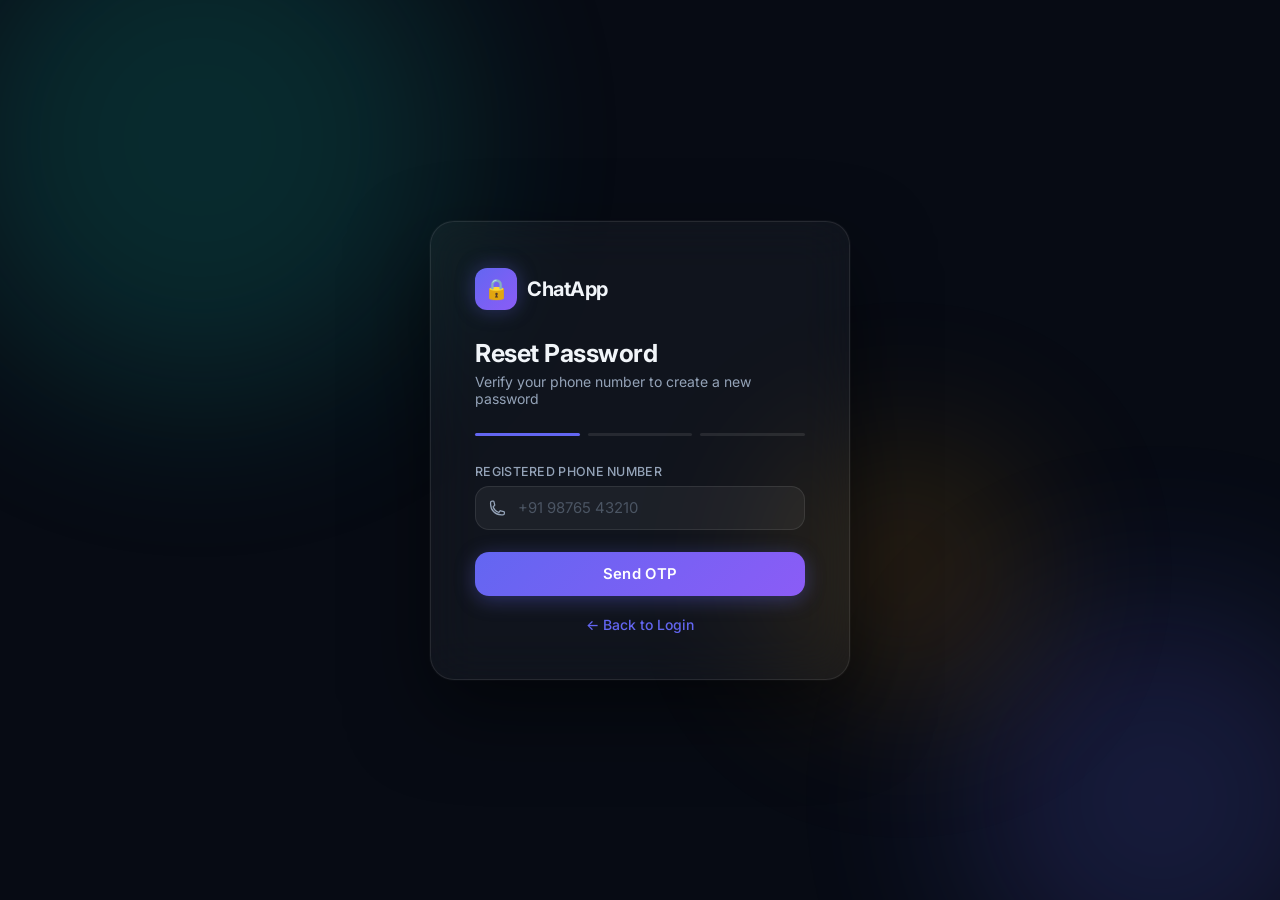
<file: chat_app/templates/chat_app/forgot_password.html>
<!DOCTYPE html>
<html lang="en">
<head>
  <meta charset="UTF-8" />
  <meta name="viewport" content="width=device-width, initial-scale=1.0" />
  <title>Forgot Password — Chat App</title>
  <meta name="description" content="Reset your Chat App password using your registered phone number." />
  <link rel="preconnect" href="https://fonts.googleapis.com" />
  <link rel="preconnect" href="https://fonts.gstatic.com" crossorigin />
  <link href="https://fonts.googleapis.com/css2?family=Inter:wght@300;400;500;600;700&display=swap" rel="stylesheet" />
  <style>
    *, *::before, *::after { box-sizing: border-box; margin: 0; padding: 0; }
    :root {
      --bg: #070b14; --surface: rgba(255,255,255,0.04); --border: rgba(255,255,255,0.09);
      --accent: #6366f1; --accent-2: #8b5cf6; --accent-glow: rgba(99,102,241,0.35);
      --text: #f1f5f9; --muted: #94a3b8; --error: #f87171; --success: #34d399; --radius: 14px;
    }
    body { font-family: 'Inter', sans-serif; background: var(--bg); color: var(--text); min-height: 100vh; display: flex; align-items: center; justify-content: center; overflow: hidden; }
    .bg-blob { position: fixed; border-radius: 50%; filter: blur(90px); opacity: 0.18; animation: drift 12s ease-in-out infinite alternate; pointer-events: none; z-index: 0; }
    .bg-blob.b1 { width: 520px; height: 520px; background: #14b8a6; top: -120px; left: -60px; }
    .bg-blob.b2 { width: 400px; height: 400px; background: #6366f1; bottom: -100px; right: -80px; animation-delay: -6s; }
    .bg-blob.b3 { width: 240px; height: 240px; background: #f59e0b; top: 50%; right: 20%; animation-delay: -10s; }
    @keyframes drift { from { transform: translate(0,0) scale(1); } to { transform: translate(28px,18px) scale(1.06); } }

    .card {
      position: relative; z-index: 1;
      background: var(--surface); backdrop-filter: blur(24px); -webkit-backdrop-filter: blur(24px);
      border: 1px solid var(--border); border-radius: 24px;
      padding: 46px 44px; width: 100%; max-width: 420px;
      box-shadow: 0 32px 80px rgba(0,0,0,0.5), 0 0 0 1px rgba(255,255,255,0.03);
      animation: slideUp .5s cubic-bezier(.22,1,.36,1) both;
    }
    @keyframes slideUp { from { opacity: 0; transform: translateY(32px); } to { opacity: 1; transform: none; } }

    .logo { display: flex; align-items: center; gap: 10px; margin-bottom: 28px; }
    .logo-icon { width: 42px; height: 42px; background: linear-gradient(135deg, var(--accent), var(--accent-2)); border-radius: 12px; display: flex; align-items: center; justify-content: center; font-size: 20px; box-shadow: 0 0 20px var(--accent-glow); }
    .logo-text { font-size: 1.25rem; font-weight: 700; letter-spacing: -.5px; }
    h1 { font-size: 1.55rem; font-weight: 700; letter-spacing: -.5px; margin-bottom: 5px; }
    .subtitle { color: var(--muted); font-size: .875rem; margin-bottom: 26px; }

    /* Steps */
    .steps { display: flex; gap: 8px; margin-bottom: 28px; }
    .step { flex: 1; height: 3px; border-radius: 99px; background: var(--border); transition: background .4s; }
    .step.active { background: var(--accent); }
    .step.done   { background: var(--success); }

    .panel { display: none; }
    .panel.active { display: block; animation: fadeIn .3s ease; }
    @keyframes fadeIn { from { opacity: 0; transform: translateY(8px); } to { opacity: 1; transform: none; } }

    .field { margin-bottom: 16px; }
    label { display: block; font-size: .78rem; font-weight: 500; color: var(--muted); margin-bottom: 7px; letter-spacing: .3px; text-transform: uppercase; }
    .input-wrap { position: relative; }
    .input-wrap svg { position: absolute; left: 14px; top: 50%; transform: translateY(-50%); color: var(--muted); width: 17px; height: 17px; pointer-events: none; }
    input[type="text"], input[type="password"], input[type="tel"] {
      width: 100%; padding: 12px 14px 12px 42px;
      background: rgba(255,255,255,0.05); border: 1px solid var(--border);
      border-radius: var(--radius); color: var(--text); font-family: inherit; font-size: .93rem; outline: none;
      transition: border-color .2s, box-shadow .2s, background .2s;
    }
    input::placeholder { color: #4b5563; }
    input:focus { border-color: var(--accent); box-shadow: 0 0 0 3px var(--accent-glow); background: rgba(99,102,241,0.06); }
    .toggle-pw { position: absolute; right: 12px; top: 50%; transform: translateY(-50%); background: none; border: none; color: var(--muted); cursor: pointer; padding: 4px; display: flex; align-items: center; transition: color .2s; }
    .toggle-pw:hover { color: var(--text); }

    .btn-primary {
      width: 100%; padding: 13px; border: none; border-radius: var(--radius);
      background: linear-gradient(135deg, var(--accent), var(--accent-2));
      color: #fff; font-family: inherit; font-size: .93rem; font-weight: 600; cursor: pointer;
      letter-spacing: .3px; margin-top: 6px;
      transition: opacity .2s, transform .15s, box-shadow .2s;
      box-shadow: 0 4px 20px var(--accent-glow); position: relative; overflow: hidden;
    }
    .btn-primary:hover:not(:disabled) { opacity: .92; }
    .btn-primary:active:not(:disabled) { transform: scale(.98); }
    .btn-primary:disabled { opacity: .5; cursor: not-allowed; }

    .btn-secondary {
      width: 100%; padding: 12px; border: 1px solid var(--border); border-radius: var(--radius);
      background: transparent; color: var(--muted); font-family: inherit; font-size: .875rem;
      font-weight: 500; cursor: pointer; margin-top: 8px;
      transition: border-color .2s, color .2s, background .2s;
    }
    .btn-secondary:hover { border-color: var(--accent); color: var(--accent); background: rgba(99,102,241,0.05); }

    .spinner { display: none; width: 18px; height: 18px; border: 2px solid rgba(255,255,255,0.3); border-top-color: #fff; border-radius: 50%; animation: spin .7s linear infinite; margin: 0 auto; }
    @keyframes spin { to { transform: rotate(360deg); } }

    .alert { padding: 11px 14px; border-radius: 10px; font-size: .875rem; margin-bottom: 16px; display: none; animation: fadeIn .25s ease; }
    .alert.error   { background: rgba(248,113,113,.1); border: 1px solid rgba(248,113,113,.25); color: var(--error); }
    .alert.success { background: rgba(52,211,153,.1);  border: 1px solid rgba(52,211,153,.25);  color: var(--success); }

    .otp-hint { font-size: .8rem; color: var(--muted); margin-bottom: 12px; }
    .otp-hint span { color: var(--accent); font-weight: 600; }

    .resend-wrap { text-align: center; margin-top: 10px; font-size: .82rem; color: var(--muted); }
    .resend-wrap button { background: none; border: none; color: var(--accent); cursor: pointer; font-family: inherit; font-size: inherit; font-weight: 500; }
    .resend-wrap button:disabled { color: var(--muted); cursor: default; }

    .pw-strength { margin-top: 6px; display: flex; gap: 4px; }
    .pw-bar { flex: 1; height: 3px; border-radius: 99px; background: var(--border); transition: background .3s; }
    .pw-label { font-size: .75rem; color: var(--muted); margin-top: 4px; }

    .links { margin-top: 20px; text-align: center; font-size: .875rem; color: var(--muted); }
    .links a { color: var(--accent); text-decoration: none; font-weight: 500; }
    .links a:hover { color: var(--accent-2); }

    /* Success state */
    .success-state { text-align: center; padding: 20px 0; }
    .success-icon { font-size: 3rem; margin-bottom: 16px; display: block; }
    .success-state h2 { font-size: 1.3rem; font-weight: 700; margin-bottom: 8px; }
    .success-state p { color: var(--muted); font-size: .9rem; margin-bottom: 24px; }
  </style>
</head>
<body>
  <div class="bg-blob b1"></div>
  <div class="bg-blob b2"></div>
  <div class="bg-blob b3"></div>

  <div class="card">
    <div class="logo">
      <div class="logo-icon">🔒</div>
      <span class="logo-text">ChatApp</span>
    </div>

    <h1>Reset Password</h1>
    <p class="subtitle">Verify your phone number to create a new password</p>

    <!-- Steps -->
    <div class="steps" id="steps-bar">
      <div class="step active" id="step-1-bar"></div>
      <div class="step" id="step-2-bar"></div>
      <div class="step" id="step-3-bar"></div>
    </div>

    <div id="alert-box" class="alert" role="alert"></div>

    <!-- ── Step 1: Enter Phone ── -->
    <div class="panel active" id="panel-1">
      <div class="field">
        <label for="phone">Registered Phone Number</label>
        <div class="input-wrap">
          <svg xmlns="http://www.w3.org/2000/svg" fill="none" viewBox="0 0 24 24" stroke="currentColor" stroke-width="1.8"><path stroke-linecap="round" stroke-linejoin="round" d="M2.25 6.75c0 8.284 6.716 15 15 15h2.25a2.25 2.25 0 002.25-2.25v-1.372c0-.516-.351-.966-.852-1.091l-4.423-1.106c-.44-.11-.902.055-1.173.417l-.97 1.293c-.282.376-.769.542-1.21.38a12.035 12.035 0 01-7.143-7.143c-.162-.441.004-.928.38-1.21l1.293-.97c.363-.271.527-.734.417-1.173L6.963 3.102a1.125 1.125 0 00-1.091-.852H4.5A2.25 2.25 0 002.25 4.5v2.25z" /></svg>
          <input type="tel" id="phone" placeholder="+91 98765 43210" autocomplete="tel" required />
        </div>
      </div>
      <button class="btn-primary" id="send-btn">
        <span id="send-btn-text">Send OTP</span>
        <div class="spinner" id="send-spinner"></div>
      </button>
    </div>

    <!-- ── Step 2: Verify OTP ── -->
    <div class="panel" id="panel-2">
      <p class="otp-hint">We sent a 6-digit code to <span id="phone-display"></span></p>
      <div class="field">
        <label for="otp">OTP Code</label>
        <div class="input-wrap">
          <svg xmlns="http://www.w3.org/2000/svg" fill="none" viewBox="0 0 24 24" stroke="currentColor" stroke-width="1.8"><path stroke-linecap="round" stroke-linejoin="round" d="M7.864 4.243A7.5 7.5 0 0119.5 10.5c0 2.92-.556 5.709-1.568 8.268M5.742 6.364A7.465 7.465 0 004.5 10.5a7.464 7.464 0 01-1.15 3.993m1.989 3.559A11.209 11.209 0 008.25 10.5a3.75 3.75 0 117.5 0c0 .527-.021 1.049-.064 1.565M12 10.5a14.94 14.94 0 01-3.6 9.75m6.633-4.596a18.666 18.666 0 01-2.485 5.33" /></svg>
          <input type="text" id="otp" placeholder="123456" maxlength="6" autocomplete="one-time-code" />
        </div>
      </div>

      <button class="btn-primary" id="verify-btn">
        <span id="verify-btn-text">Verify OTP</span>
        <div class="spinner" id="verify-spinner"></div>
      </button>

      <div class="resend-wrap">
        <button id="resend-btn" disabled>Resend OTP (<span id="resend-timer">60</span>s)</button>
      </div>

      <button class="btn-secondary" id="back-1-btn">← Change Number</button>
    </div>

    <!-- ── Step 3: New Password ── -->
    <div class="panel" id="panel-3">
      <div class="field">
        <label for="new-password">New Password</label>
        <div class="input-wrap">
          <svg xmlns="http://www.w3.org/2000/svg" fill="none" viewBox="0 0 24 24" stroke="currentColor" stroke-width="1.8"><path stroke-linecap="round" stroke-linejoin="round" d="M16.5 10.5V6.75a4.5 4.5 0 10-9 0v3.75m-.75 11.25h10.5a2.25 2.25 0 002.25-2.25v-6.75a2.25 2.25 0 00-2.25-2.25H6.75a2.25 2.25 0 00-2.25 2.25v6.75a2.25 2.25 0 002.25 2.25z" /></svg>
          <input type="password" id="new-password" placeholder="Min. 8 characters" autocomplete="new-password" />
          <button type="button" class="toggle-pw" data-target="new-password" aria-label="Toggle password">
            <svg xmlns="http://www.w3.org/2000/svg" fill="none" viewBox="0 0 24 24" stroke="currentColor" stroke-width="1.8" width="18" height="18"><path stroke-linecap="round" stroke-linejoin="round" d="M2.036 12.322a1.012 1.012 0 010-.639C3.423 7.51 7.36 4.5 12 4.5c4.638 0 8.573 3.007 9.963 7.178.07.207.07.431 0 .639C20.577 16.49 16.64 19.5 12 19.5c-4.638 0-8.573-3.007-9.963-7.178z" /><path stroke-linecap="round" stroke-linejoin="round" d="M15 12a3 3 0 11-6 0 3 3 0 016 0z" /></svg>
          </button>
        </div>
        <div class="pw-strength">
          <div class="pw-bar" id="bar1"></div>
          <div class="pw-bar" id="bar2"></div>
          <div class="pw-bar" id="bar3"></div>
          <div class="pw-bar" id="bar4"></div>
        </div>
        <div class="pw-label" id="pw-label"></div>
      </div>

      <div class="field">
        <label for="confirm-password">Confirm Password</label>
        <div class="input-wrap">
          <svg xmlns="http://www.w3.org/2000/svg" fill="none" viewBox="0 0 24 24" stroke="currentColor" stroke-width="1.8"><path stroke-linecap="round" stroke-linejoin="round" d="M9 12.75L11.25 15 15 9.75m-3-7.036A11.959 11.959 0 013.598 6 11.99 11.99 0 003 9.749c0 5.592 3.824 10.29 9 11.623 5.176-1.332 9-6.03 9-11.622 0-1.31-.21-2.571-.598-3.751h-.152c-3.196 0-6.1-1.248-8.25-3.285z" /></svg>
          <input type="password" id="confirm-password" placeholder="Re-enter password" autocomplete="new-password" />
          <button type="button" class="toggle-pw" data-target="confirm-password" aria-label="Toggle password">
            <svg xmlns="http://www.w3.org/2000/svg" fill="none" viewBox="0 0 24 24" stroke="currentColor" stroke-width="1.8" width="18" height="18"><path stroke-linecap="round" stroke-linejoin="round" d="M2.036 12.322a1.012 1.012 0 010-.639C3.423 7.51 7.36 4.5 12 4.5c4.638 0 8.573 3.007 9.963 7.178.07.207.07.431 0 .639C20.577 16.49 16.64 19.5 12 19.5c-4.638 0-8.573-3.007-9.963-7.178z" /><path stroke-linecap="round" stroke-linejoin="round" d="M15 12a3 3 0 11-6 0 3 3 0 016 0z" /></svg>
          </button>
        </div>
      </div>

      <button class="btn-primary" id="reset-btn">
        <span id="reset-btn-text">Reset Password</span>
        <div class="spinner" id="reset-spinner"></div>
      </button>
    </div>

    <!-- ── Step 4: Success ── -->
    <div class="panel" id="panel-success">
      <div class="success-state">
        <span class="success-icon">✅</span>
        <h2>Password Reset!</h2>
        <p>Your password has been updated successfully.<br/>You can now sign in with your new password.</p>
        <a href="/" class="btn-primary" style="display:inline-block; text-decoration:none; padding:13px 40px;">Go to Login</a>
      </div>
    </div>

    <div class="links" id="bottom-links">
      <a href="/">← Back to Login</a>
    </div>
  </div>

  <script>
    const alertBox = document.getElementById('alert-box');
    let phoneValue = '', otpValue = '';

    function showAlert(msg, type = 'error') {
      alertBox.textContent = msg;
      alertBox.className   = `alert ${type}`;
      alertBox.style.display = 'block';
    }
    function hideAlert() { alertBox.style.display = 'none'; }

    function setLoading(btnId, textId, spinnerId, loading) {
      document.getElementById(btnId).disabled = loading;
      document.getElementById(textId).style.display  = loading ? 'none' : 'inline';
      document.getElementById(spinnerId).style.display = loading ? 'block' : 'none';
    }

    function activateStep(step) {
      for (let i = 1; i <= 3; i++) {
        const bar = document.getElementById(`step-${i}-bar`);
        bar.classList.remove('active', 'done');
        if (i < step)  bar.classList.add('done');
        if (i === step) bar.classList.add('active');
      }
      for (let p of ['panel-1','panel-2','panel-3','panel-success']) {
        document.getElementById(p).classList.remove('active');
      }
      if (step <= 3) {
        document.getElementById(`panel-${step}`).classList.add('active');
      } else {
        document.getElementById('panel-success').classList.add('active');
        document.getElementById('steps-bar').style.display = 'none';
        document.getElementById('bottom-links').style.display = 'none';
      }
    }

    // Password strength
    document.getElementById('new-password').addEventListener('input', function() {
      const v = this.value;
      let score = 0;
      if (v.length >= 8) score++;
      if (/[A-Z]/.test(v)) score++;
      if (/[0-9]/.test(v)) score++;
      if (/[^A-Za-z0-9]/.test(v)) score++;
      const colors = ['', '#f87171', '#f59e0b', '#34d399', '#6366f1'];
      const labels = ['', 'Weak', 'Fair', 'Good', 'Strong'];
      for (let i = 1; i <= 4; i++) {
        document.getElementById(`bar${i}`).style.background = i <= score ? colors[score] : 'var(--border)';
      }
      document.getElementById('pw-label').textContent = v ? labels[score] : '';
      document.getElementById('pw-label').style.color = colors[score] || 'var(--muted)';
    });

    // Toggle password buttons
    document.querySelectorAll('.toggle-pw').forEach(btn => {
      btn.addEventListener('click', () => {
        const inp = document.getElementById(btn.dataset.target);
        inp.type = inp.type === 'password' ? 'text' : 'password';
      });
    });

    // Step 1 — Send OTP
    document.getElementById('send-btn').addEventListener('click', async () => {
      hideAlert();
      phoneValue = document.getElementById('phone').value.trim();
      if (!phoneValue) { showAlert('Please enter your phone number.'); return; }

      setLoading('send-btn', 'send-btn-text', 'send-spinner', true);
      try {
        const res  = await fetch('/api/auth/forgot-password/', {
          method: 'POST', headers: {'Content-Type':'application/json'},
          body: JSON.stringify({ phone_number: phoneValue })
        });
        const data = await res.json();
        if (res.ok) {
          document.getElementById('phone-display').textContent = phoneValue;
          activateStep(2);
          startResendTimer();
        } else {
          showAlert(data.error || 'Failed to send OTP.');
        }
      } catch { showAlert('Network error.'); }
      finally { setLoading('send-btn', 'send-btn-text', 'send-spinner', false); }
    });

    // Resend timer
    let timerInterval;
    function startResendTimer() {
      let secs = 60;
      const resendBtn = document.getElementById('resend-btn');
      const timerSpan = document.getElementById('resend-timer');
      resendBtn.disabled = true;
      timerSpan.textContent = secs;
      clearInterval(timerInterval);
      timerInterval = setInterval(() => {
        secs--;
        timerSpan.textContent = secs;
        if (secs <= 0) {
          clearInterval(timerInterval);
          resendBtn.disabled = false;
          resendBtn.textContent = 'Resend OTP';
        }
      }, 1000);
    }

    document.getElementById('resend-btn').addEventListener('click', async () => {
      try {
        const res  = await fetch('/api/auth/send-otp/', {
          method: 'POST', headers: {'Content-Type':'application/json'},
          body: JSON.stringify({ phone_number: phoneValue, purpose: 'reset' })
        });
        const data = await res.json();
        if (res.ok) { showAlert('OTP resent!', 'success'); startResendTimer(); }
        else        { showAlert(data.error || 'Failed to resend OTP.'); }
      } catch { showAlert('Network error.'); }
    });

    document.getElementById('back-1-btn').addEventListener('click', () => {
      hideAlert();
      clearInterval(timerInterval);
      activateStep(1);
    });

    // Step 2 — Verify OTP
    document.getElementById('verify-btn').addEventListener('click', async () => {
      hideAlert();
      otpValue = document.getElementById('otp').value.trim();
      if (!otpValue) { showAlert('Please enter the OTP.'); return; }

      setLoading('verify-btn', 'verify-btn-text', 'verify-spinner', true);
      try {
        const res  = await fetch('/api/auth/verify-otp/', {
          method: 'POST', headers: {'Content-Type':'application/json'},
          body: JSON.stringify({ phone_number: phoneValue, otp: otpValue, purpose: 'reset' })
        });
        const data = await res.json();
        if (res.ok) {
          clearInterval(timerInterval);
          activateStep(3);
        } else {
          showAlert(data.error || 'OTP verification failed.');
        }
      } catch { showAlert('Network error.'); }
      finally { setLoading('verify-btn', 'verify-btn-text', 'verify-spinner', false); }
    });

    // Step 3 — Reset Password
    document.getElementById('reset-btn').addEventListener('click', async () => {
      hideAlert();
      const newPw  = document.getElementById('new-password').value;
      const confPw = document.getElementById('confirm-password').value;
      if (!newPw || !confPw) { showAlert('Please fill in both password fields.'); return; }
      if (newPw !== confPw)  { showAlert('Passwords do not match.'); return; }
      if (newPw.length < 8)  { showAlert('Password must be at least 8 characters.'); return; }

      setLoading('reset-btn', 'reset-btn-text', 'reset-spinner', true);
      try {
        const res  = await fetch('/api/auth/reset-password/', {
          method: 'POST', headers: {'Content-Type':'application/json'},
          body: JSON.stringify({
            phone_number:     phoneValue,
            otp:              otpValue,
            new_password:     newPw,
            confirm_password: confPw,
          })
        });
        const data = await res.json();
        if (res.ok) {
          activateStep(4);  // Show success panel
        } else {
          showAlert(data.error || 'Password reset failed.');
        }
      } catch { showAlert('Network error.'); }
      finally { setLoading('reset-btn', 'reset-btn-text', 'reset-spinner', false); }
    });
  </script>
</body>
</html>
</file>
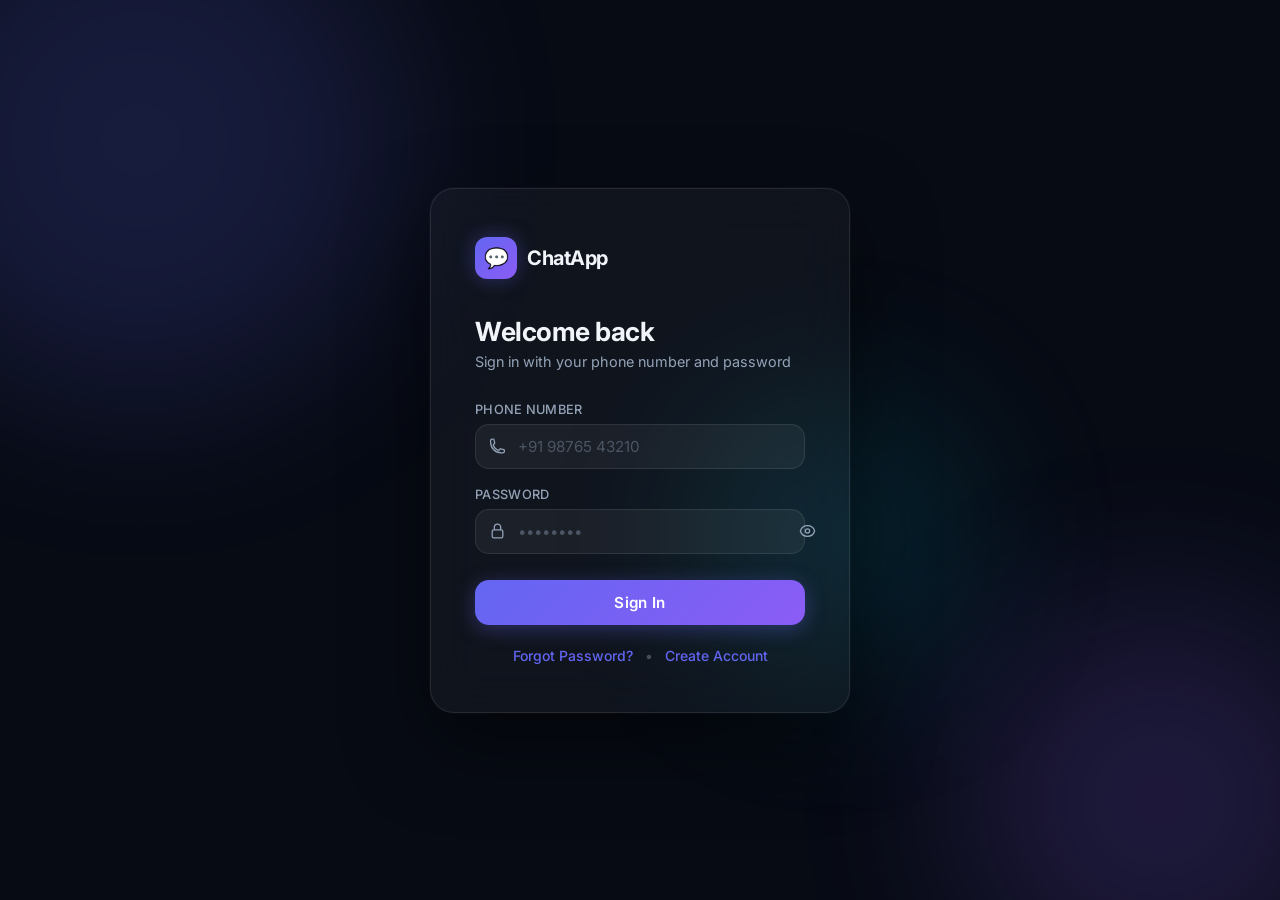
<file: chat_app/templates/chat_app/login.html>
<!DOCTYPE html>
<html lang="en">
<head>
  <meta charset="UTF-8" />
  <meta name="viewport" content="width=device-width, initial-scale=1.0" />
  <title>Login — Chat App</title>
  <meta name="description" content="Sign in to Chat App with your phone number and password." />
  <link rel="preconnect" href="https://fonts.googleapis.com" />
  <link rel="preconnect" href="https://fonts.gstatic.com" crossorigin />
  <link href="https://fonts.googleapis.com/css2?family=Inter:wght@300;400;500;600;700&display=swap" rel="stylesheet" />
  <style>
    *, *::before, *::after { box-sizing: border-box; margin: 0; padding: 0; }

    :root {
      --bg:         #070b14;
      --surface:    rgba(255,255,255,0.04);
      --border:     rgba(255,255,255,0.09);
      --accent:     #6366f1;
      --accent-2:   #8b5cf6;
      --accent-glow:rgba(99,102,241,0.35);
      --text:       #f1f5f9;
      --muted:      #94a3b8;
      --error:      #f87171;
      --success:    #34d399;
      --radius:     14px;
    }

    body {
      font-family: 'Inter', sans-serif;
      background: var(--bg);
      color: var(--text);
      min-height: 100vh;
      display: flex;
      align-items: center;
      justify-content: center;
      overflow: hidden;
    }

    /* Animated background blobs */
    .bg-blob {
      position: fixed;
      border-radius: 50%;
      filter: blur(90px);
      opacity: 0.18;
      animation: drift 12s ease-in-out infinite alternate;
      pointer-events: none;
      z-index: 0;
    }
    .bg-blob.b1 { width: 520px; height: 520px; background: #6366f1; top: -120px; left: -120px; animation-delay: 0s; }
    .bg-blob.b2 { width: 400px; height: 400px; background: #8b5cf6; bottom: -100px; right: -80px; animation-delay: -5s; }
    .bg-blob.b3 { width: 260px; height: 260px; background: #06b6d4; top: 45%; left: 55%; animation-delay: -9s; }

    @keyframes drift {
      from { transform: translate(0,0) scale(1); }
      to   { transform: translate(30px, 20px) scale(1.06); }
    }

    /* Card */
    .card {
      position: relative;
      z-index: 1;
      background: var(--surface);
      backdrop-filter: blur(24px);
      -webkit-backdrop-filter: blur(24px);
      border: 1px solid var(--border);
      border-radius: 24px;
      padding: 48px 44px;
      width: 100%;
      max-width: 420px;
      box-shadow: 0 32px 80px rgba(0,0,0,0.5), 0 0 0 1px rgba(255,255,255,0.03);
      animation: slideUp .5s cubic-bezier(.22,1,.36,1) both;
    }

    @keyframes slideUp {
      from { opacity: 0; transform: translateY(32px); }
      to   { opacity: 1; transform: translateY(0); }
    }

    /* Logo */
    .logo {
      display: flex;
      align-items: center;
      gap: 10px;
      margin-bottom: 36px;
    }
    .logo-icon {
      width: 42px; height: 42px;
      background: linear-gradient(135deg, var(--accent), var(--accent-2));
      border-radius: 12px;
      display: flex; align-items: center; justify-content: center;
      font-size: 20px;
      box-shadow: 0 0 20px var(--accent-glow);
    }
    .logo-text { font-size: 1.25rem; font-weight: 700; letter-spacing: -.5px; }

    /* Heading */
    h1 { font-size: 1.65rem; font-weight: 700; letter-spacing: -.5px; margin-bottom: 6px; }
    .subtitle { color: var(--muted); font-size: .9rem; margin-bottom: 32px; }

    /* Form */
    .field { margin-bottom: 18px; }
    label {
      display: block;
      font-size: .8rem;
      font-weight: 500;
      color: var(--muted);
      margin-bottom: 7px;
      letter-spacing: .3px;
      text-transform: uppercase;
    }

    .input-wrap { position: relative; }
    .input-wrap svg {
      position: absolute;
      left: 14px; top: 50%;
      transform: translateY(-50%);
      color: var(--muted);
      width: 17px; height: 17px;
      pointer-events: none;
    }

    input[type="text"], input[type="password"], input[type="tel"] {
      width: 100%;
      padding: 12px 14px 12px 42px;
      background: rgba(255,255,255,0.05);
      border: 1px solid var(--border);
      border-radius: var(--radius);
      color: var(--text);
      font-family: inherit;
      font-size: .95rem;
      outline: none;
      transition: border-color .2s, box-shadow .2s, background .2s;
    }
    input::placeholder { color: #4b5563; }
    input:focus {
      border-color: var(--accent);
      box-shadow: 0 0 0 3px var(--accent-glow);
      background: rgba(99,102,241,0.06);
    }

    /* Toggle password visibility */
    .toggle-pw {
      position: absolute;
      right: 12px; top: 50%;
      transform: translateY(-50%);
      background: none; border: none;
      color: var(--muted); cursor: pointer;
      padding: 4px;
      display: flex; align-items: center;
      transition: color .2s;
    }
    .toggle-pw:hover { color: var(--text); }

    /* Primary button */
    .btn-primary {
      width: 100%;
      padding: 13px;
      border: none;
      border-radius: var(--radius);
      background: linear-gradient(135deg, var(--accent), var(--accent-2));
      color: #fff;
      font-family: inherit;
      font-size: .95rem;
      font-weight: 600;
      cursor: pointer;
      letter-spacing: .3px;
      margin-top: 8px;
      transition: opacity .2s, transform .15s, box-shadow .2s;
      box-shadow: 0 4px 20px var(--accent-glow);
      position: relative;
      overflow: hidden;
    }
    .btn-primary::after {
      content: '';
      position: absolute;
      inset: 0;
      background: rgba(255,255,255,0);
      transition: background .2s;
    }
    .btn-primary:hover:not(:disabled)::after { background: rgba(255,255,255,0.08); }
    .btn-primary:active:not(:disabled) { transform: scale(.98); }
    .btn-primary:disabled { opacity: .55; cursor: not-allowed; }

    /* Loading spinner inside button */
    .spinner {
      display: none;
      width: 18px; height: 18px;
      border: 2px solid rgba(255,255,255,0.3);
      border-top-color: #fff;
      border-radius: 50%;
      animation: spin .7s linear infinite;
      margin: 0 auto;
    }
    @keyframes spin { to { transform: rotate(360deg); } }

    /* Alert */
    .alert {
      padding: 11px 14px;
      border-radius: 10px;
      font-size: .875rem;
      margin-bottom: 18px;
      display: none;
      animation: fadeIn .25s ease;
    }
    @keyframes fadeIn { from { opacity: 0; transform: translateY(-6px); } to { opacity: 1; transform: none; } }
    .alert.error   { background: rgba(248,113,113,.1); border: 1px solid rgba(248,113,113,.25); color: var(--error); }
    .alert.success { background: rgba(52,211,153,.1);  border: 1px solid rgba(52,211,153,.25);  color: var(--success); }

    /* Links */
    .links {
      margin-top: 22px;
      text-align: center;
      font-size: .875rem;
      color: var(--muted);
    }
    .links a {
      color: var(--accent);
      text-decoration: none;
      font-weight: 500;
      transition: color .2s;
    }
    .links a:hover { color: var(--accent-2); }
    .divider { margin: 0 8px; opacity: .4; }
  </style>
</head>
<body>

  <!-- Background blobs -->
  <div class="bg-blob b1"></div>
  <div class="bg-blob b2"></div>
  <div class="bg-blob b3"></div>

  <div class="card">
    <div class="logo">
      <div class="logo-icon">💬</div>
      <span class="logo-text">ChatApp</span>
    </div>

    <h1>Welcome back</h1>
    <p class="subtitle">Sign in with your phone number and password</p>

    <div id="alert-box" class="alert" role="alert"></div>

    <form id="login-form" novalidate>
      <div class="field">
        <label for="phone">Phone Number</label>
        <div class="input-wrap">
          <svg xmlns="http://www.w3.org/2000/svg" fill="none" viewBox="0 0 24 24" stroke="currentColor" stroke-width="1.8">
            <path stroke-linecap="round" stroke-linejoin="round" d="M2.25 6.75c0 8.284 6.716 15 15 15h2.25a2.25 2.25 0 002.25-2.25v-1.372c0-.516-.351-.966-.852-1.091l-4.423-1.106c-.44-.11-.902.055-1.173.417l-.97 1.293c-.282.376-.769.542-1.21.38a12.035 12.035 0 01-7.143-7.143c-.162-.441.004-.928.38-1.21l1.293-.97c.363-.271.527-.734.417-1.173L6.963 3.102a1.125 1.125 0 00-1.091-.852H4.5A2.25 2.25 0 002.25 4.5v2.25z" />
          </svg>
          <input
            type="tel"
            id="phone"
            name="phone_number"
            placeholder="+91 98765 43210"
            autocomplete="tel"
            required
          />
        </div>
      </div>

      <div class="field">
        <label for="password">Password</label>
        <div class="input-wrap">
          <svg xmlns="http://www.w3.org/2000/svg" fill="none" viewBox="0 0 24 24" stroke="currentColor" stroke-width="1.8">
            <path stroke-linecap="round" stroke-linejoin="round" d="M16.5 10.5V6.75a4.5 4.5 0 10-9 0v3.75m-.75 11.25h10.5a2.25 2.25 0 002.25-2.25v-6.75a2.25 2.25 0 00-2.25-2.25H6.75a2.25 2.25 0 00-2.25 2.25v6.75a2.25 2.25 0 002.25 2.25z" />
          </svg>
          <input
            type="password"
            id="password"
            name="password"
            placeholder="••••••••"
            autocomplete="current-password"
            required
          />
          <button type="button" class="toggle-pw" id="toggle-pw" aria-label="Toggle password visibility">
            <svg id="eye-icon" xmlns="http://www.w3.org/2000/svg" fill="none" viewBox="0 0 24 24" stroke="currentColor" stroke-width="1.8" width="18" height="18">
              <path stroke-linecap="round" stroke-linejoin="round" d="M2.036 12.322a1.012 1.012 0 010-.639C3.423 7.51 7.36 4.5 12 4.5c4.638 0 8.573 3.007 9.963 7.178.07.207.07.431 0 .639C20.577 16.49 16.64 19.5 12 19.5c-4.638 0-8.573-3.007-9.963-7.178z" />
              <path stroke-linecap="round" stroke-linejoin="round" d="M15 12a3 3 0 11-6 0 3 3 0 016 0z" />
            </svg>
          </button>
        </div>
      </div>

      <button type="submit" class="btn-primary" id="login-btn">
        <span id="btn-text">Sign In</span>
        <div class="spinner" id="btn-spinner"></div>
      </button>
    </form>

    <div class="links">
      <a href="/forgot-password/" id="forgot-link">Forgot Password?</a>
      <span class="divider">•</span>
      <a href="/register/" id="register-link">Create Account</a>
    </div>
  </div>

  <script>
    const form      = document.getElementById('login-form');
    const alertBox  = document.getElementById('alert-box');
    const btnText   = document.getElementById('btn-text');
    const spinner   = document.getElementById('btn-spinner');
    const loginBtn  = document.getElementById('login-btn');
    const togglePw  = document.getElementById('toggle-pw');
    const pwInput   = document.getElementById('password');
    const eyeIcon   = document.getElementById('eye-icon');

    function showAlert(msg, type = 'error') {
      alertBox.textContent = msg;
      alertBox.className   = `alert ${type}`;
      alertBox.style.display = 'block';
    }
    function hideAlert() { alertBox.style.display = 'none'; }

    function setLoading(loading) {
      loginBtn.disabled = loading;
      btnText.style.display  = loading ? 'none' : 'inline';
      spinner.style.display  = loading ? 'block' : 'none';
    }

    // Toggle password visibility
    togglePw.addEventListener('click', () => {
      const isText = pwInput.type === 'text';
      pwInput.type = isText ? 'password' : 'text';
      eyeIcon.innerHTML = isText
        ? `<path stroke-linecap="round" stroke-linejoin="round" d="M2.036 12.322a1.012 1.012 0 010-.639C3.423 7.51 7.36 4.5 12 4.5c4.638 0 8.573 3.007 9.963 7.178.07.207.07.431 0 .639C20.577 16.49 16.64 19.5 12 19.5c-4.638 0-8.573-3.007-9.963-7.178z" /><path stroke-linecap="round" stroke-linejoin="round" d="M15 12a3 3 0 11-6 0 3 3 0 016 0z" />`
        : `<path stroke-linecap="round" stroke-linejoin="round" d="M3.98 8.223A10.477 10.477 0 001.934 12C3.226 16.338 7.244 19.5 12 19.5c.993 0 1.953-.138 2.863-.395M6.228 6.228A10.45 10.45 0 0112 4.5c4.756 0 8.773 3.162 10.065 7.498a10.523 10.523 0 01-4.293 5.774M6.228 6.228L3 3m3.228 3.228l3.65 3.65m7.894 7.894L21 21m-3.228-3.228l-3.65-3.65m0 0a3 3 0 10-4.243-4.243m4.242 4.242L9.88 9.88" />`;
    });

    form.addEventListener('submit', async (e) => {
      e.preventDefault();
      hideAlert();

      const phone    = document.getElementById('phone').value.trim();
      const password = pwInput.value;

      if (!phone || !password) {
        showAlert('Please enter your phone number and password.');
        return;
      }

      setLoading(true);
      try {
        const res  = await fetch('/api/auth/login/', {
          method:  'POST',
          headers: { 'Content-Type': 'application/json' },
          body:    JSON.stringify({ phone_number: phone, password }),
        });
        const data = await res.json();

        if (res.ok) {
          localStorage.setItem('access_token',  data.access);
          localStorage.setItem('refresh_token', data.refresh);
          showAlert('Login successful! Redirecting…', 'success');
          setTimeout(() => window.location.href = data.redirect_url || '/chat/', 800);
        } else {
          showAlert(data.error || 'Login failed. Please try again.');
        }
      } catch (err) {
        showAlert('Network error. Please check your connection.');
      } finally {
        setLoading(false);
      }
    });
  </script>
</body>
</html>
</file>
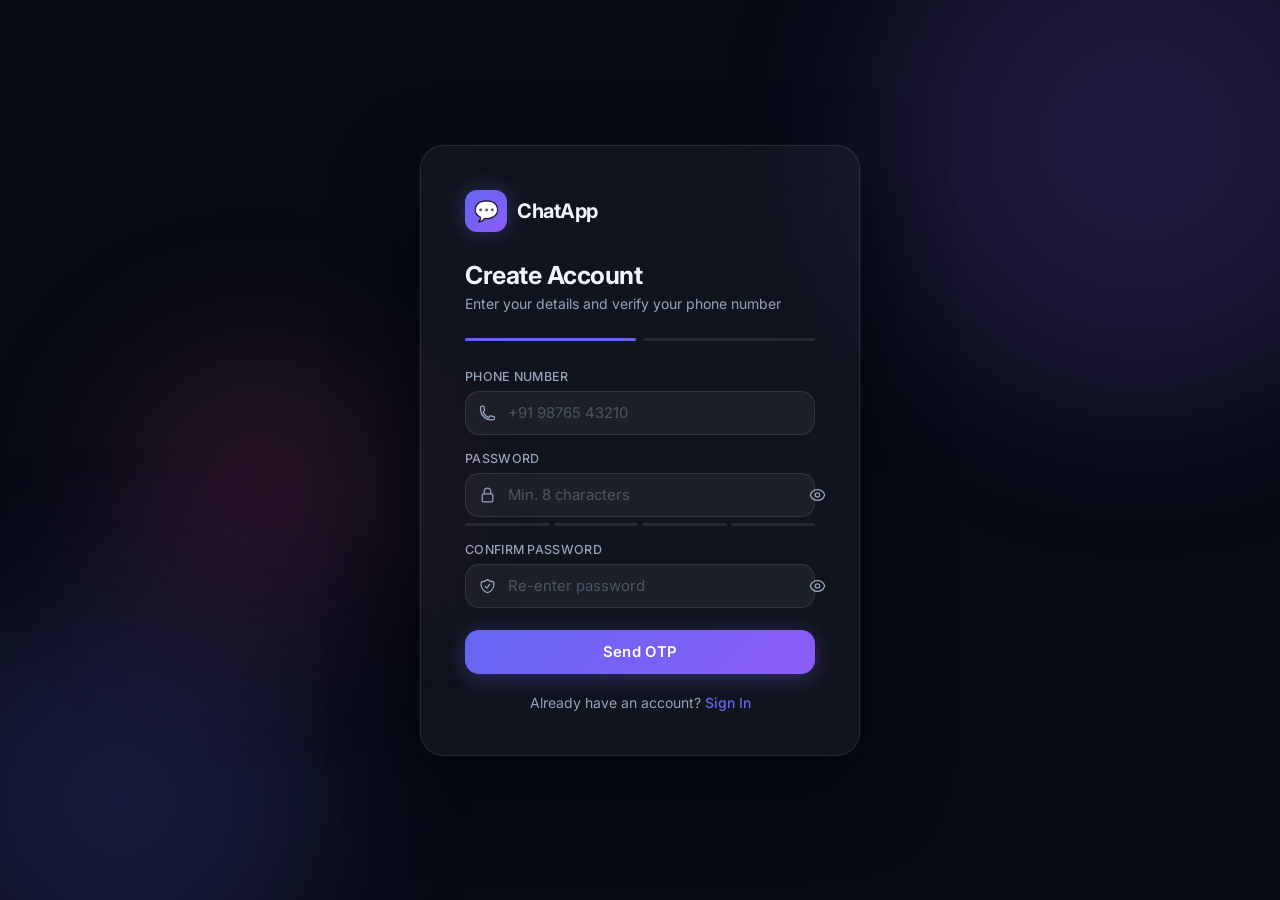
<file: chat_app/templates/chat_app/register.html>
<!DOCTYPE html>
<html lang="en">
<head>
  <meta charset="UTF-8" />
  <meta name="viewport" content="width=device-width, initial-scale=1.0" />
  <title>Register — Chat App</title>
  <meta name="description" content="Create a new Chat App account with your phone number." />
  <link rel="preconnect" href="https://fonts.googleapis.com" />
  <link rel="preconnect" href="https://fonts.gstatic.com" crossorigin />
  <link href="https://fonts.googleapis.com/css2?family=Inter:wght@300;400;500;600;700&display=swap" rel="stylesheet" />
  <style>
    *, *::before, *::after { box-sizing: border-box; margin: 0; padding: 0; }
    :root {
      --bg: #070b14; --surface: rgba(255,255,255,0.04); --border: rgba(255,255,255,0.09);
      --accent: #6366f1; --accent-2: #8b5cf6; --accent-glow: rgba(99,102,241,0.35);
      --text: #f1f5f9; --muted: #94a3b8; --error: #f87171; --success: #34d399; --radius: 14px;
    }
    body { font-family: 'Inter', sans-serif; background: var(--bg); color: var(--text); min-height: 100vh; display: flex; align-items: center; justify-content: center; overflow: hidden; }
    .bg-blob { position: fixed; border-radius: 50%; filter: blur(90px); opacity: 0.18; animation: drift 12s ease-in-out infinite alternate; pointer-events: none; z-index: 0; }
    .bg-blob.b1 { width: 520px; height: 520px; background: #8b5cf6; top: -120px; right: -120px; }
    .bg-blob.b2 { width: 400px; height: 400px; background: #6366f1; bottom: -100px; left: -80px; animation-delay: -5s; }
    .bg-blob.b3 { width: 260px; height: 260px; background: #ec4899; top: 40%; left: 10%; animation-delay: -8s; }
    @keyframes drift { from { transform: translate(0,0) scale(1); } to { transform: translate(30px,20px) scale(1.06); } }

    .card {
      position: relative; z-index: 1;
      background: var(--surface); backdrop-filter: blur(24px); -webkit-backdrop-filter: blur(24px);
      border: 1px solid var(--border); border-radius: 24px;
      padding: 44px 44px; width: 100%; max-width: 440px;
      box-shadow: 0 32px 80px rgba(0,0,0,0.5), 0 0 0 1px rgba(255,255,255,0.03);
      animation: slideUp .5s cubic-bezier(.22,1,.36,1) both;
    }
    @keyframes slideUp { from { opacity: 0; transform: translateY(32px); } to { opacity: 1; transform: none; } }

    .logo { display: flex; align-items: center; gap: 10px; margin-bottom: 28px; }
    .logo-icon { width: 42px; height: 42px; background: linear-gradient(135deg, var(--accent), var(--accent-2)); border-radius: 12px; display: flex; align-items: center; justify-content: center; font-size: 20px; box-shadow: 0 0 20px var(--accent-glow); }
    .logo-text { font-size: 1.25rem; font-weight: 700; letter-spacing: -.5px; }
    h1 { font-size: 1.55rem; font-weight: 700; letter-spacing: -.5px; margin-bottom: 5px; }
    .subtitle { color: var(--muted); font-size: .875rem; margin-bottom: 26px; }

    /* Steps */
    .steps { display: flex; gap: 8px; margin-bottom: 28px; }
    .step { flex: 1; height: 3px; border-radius: 99px; background: var(--border); transition: background .4s; }
    .step.active   { background: var(--accent); }
    .step.done     { background: var(--success); }

    /* Panels */
    .panel { display: none; }
    .panel.active { display: block; animation: fadeIn .3s ease; }
    @keyframes fadeIn { from { opacity: 0; transform: translateY(8px); } to { opacity: 1; transform: none; } }

    .field { margin-bottom: 16px; }
    label { display: block; font-size: .78rem; font-weight: 500; color: var(--muted); margin-bottom: 7px; letter-spacing: .3px; text-transform: uppercase; }
    .input-wrap { position: relative; }
    .input-wrap svg { position: absolute; left: 14px; top: 50%; transform: translateY(-50%); color: var(--muted); width: 17px; height: 17px; pointer-events: none; }
    input[type="text"], input[type="password"], input[type="tel"] {
      width: 100%; padding: 12px 14px 12px 42px;
      background: rgba(255,255,255,0.05); border: 1px solid var(--border);
      border-radius: var(--radius); color: var(--text); font-family: inherit;
      font-size: .93rem; outline: none;
      transition: border-color .2s, box-shadow .2s, background .2s;
    }
    input::placeholder { color: #4b5563; }
    input:focus { border-color: var(--accent); box-shadow: 0 0 0 3px var(--accent-glow); background: rgba(99,102,241,0.06); }
    .toggle-pw { position: absolute; right: 12px; top: 50%; transform: translateY(-50%); background: none; border: none; color: var(--muted); cursor: pointer; padding: 4px; display: flex; align-items: center; transition: color .2s; }
    .toggle-pw:hover { color: var(--text); }

    /* OTP input row */
    .otp-hint { font-size: .8rem; color: var(--muted); margin-bottom: 10px; }
    .otp-hint span { color: var(--accent); font-weight: 600; }

    .btn-primary {
      width: 100%; padding: 13px; border: none; border-radius: var(--radius);
      background: linear-gradient(135deg, var(--accent), var(--accent-2));
      color: #fff; font-family: inherit; font-size: .93rem; font-weight: 600;
      cursor: pointer; letter-spacing: .3px; margin-top: 6px;
      transition: opacity .2s, transform .15s, box-shadow .2s;
      box-shadow: 0 4px 20px var(--accent-glow);
      position: relative; overflow: hidden;
    }
    .btn-primary:hover:not(:disabled) { opacity: .92; }
    .btn-primary:active:not(:disabled) { transform: scale(.98); }
    .btn-primary:disabled { opacity: .5; cursor: not-allowed; }

    .btn-secondary {
      width: 100%; padding: 12px; border: 1px solid var(--border); border-radius: var(--radius);
      background: transparent; color: var(--muted); font-family: inherit; font-size: .875rem;
      font-weight: 500; cursor: pointer; margin-top: 8px;
      transition: border-color .2s, color .2s, background .2s;
    }
    .btn-secondary:hover { border-color: var(--accent); color: var(--accent); background: rgba(99,102,241,0.05); }

    .spinner { display: none; width: 18px; height: 18px; border: 2px solid rgba(255,255,255,0.3); border-top-color: #fff; border-radius: 50%; animation: spin .7s linear infinite; margin: 0 auto; }
    @keyframes spin { to { transform: rotate(360deg); } }

    .alert { padding: 11px 14px; border-radius: 10px; font-size: .875rem; margin-bottom: 16px; display: none; animation: fadeIn .25s ease; }
    .alert.error   { background: rgba(248,113,113,.1); border: 1px solid rgba(248,113,113,.25); color: var(--error); }
    .alert.success { background: rgba(52,211,153,.1);  border: 1px solid rgba(52,211,153,.25);  color: var(--success); }

    .links { margin-top: 20px; text-align: center; font-size: .875rem; color: var(--muted); }
    .links a { color: var(--accent); text-decoration: none; font-weight: 500; transition: color .2s; }
    .links a:hover { color: var(--accent-2); }

    /* Password strength */
    .pw-strength { margin-top: 6px; display: flex; gap: 4px; }
    .pw-bar { flex: 1; height: 3px; border-radius: 99px; background: var(--border); transition: background .3s; }
    .pw-label { font-size: .75rem; color: var(--muted); margin-top: 4px; }

    /* Resend timer */
    .resend-wrap { text-align: center; margin-top: 10px; font-size: .82rem; color: var(--muted); }
    .resend-wrap button { background: none; border: none; color: var(--accent); cursor: pointer; font-family: inherit; font-size: inherit; font-weight: 500; transition: color .2s; }
    .resend-wrap button:hover { color: var(--accent-2); }
    .resend-wrap button:disabled { color: var(--muted); cursor: default; }
  </style>
</head>
<body>
  <div class="bg-blob b1"></div>
  <div class="bg-blob b2"></div>
  <div class="bg-blob b3"></div>

  <div class="card">
    <div class="logo">
      <div class="logo-icon">💬</div>
      <span class="logo-text">ChatApp</span>
    </div>

    <h1>Create Account</h1>
    <p class="subtitle">Enter your details and verify your phone number</p>

    <!-- Step indicators -->
    <div class="steps">
      <div class="step active" id="step-1-bar"></div>
      <div class="step" id="step-2-bar"></div>
    </div>

    <div id="alert-box" class="alert" role="alert"></div>

    <!-- ── Step 1: Details ── -->
    <div class="panel active" id="panel-1">
      <form id="register-form" novalidate>
        <div class="field">
          <label for="phone">Phone Number</label>
          <div class="input-wrap">
            <svg xmlns="http://www.w3.org/2000/svg" fill="none" viewBox="0 0 24 24" stroke="currentColor" stroke-width="1.8"><path stroke-linecap="round" stroke-linejoin="round" d="M2.25 6.75c0 8.284 6.716 15 15 15h2.25a2.25 2.25 0 002.25-2.25v-1.372c0-.516-.351-.966-.852-1.091l-4.423-1.106c-.44-.11-.902.055-1.173.417l-.97 1.293c-.282.376-.769.542-1.21.38a12.035 12.035 0 01-7.143-7.143c-.162-.441.004-.928.38-1.21l1.293-.97c.363-.271.527-.734.417-1.173L6.963 3.102a1.125 1.125 0 00-1.091-.852H4.5A2.25 2.25 0 002.25 4.5v2.25z" /></svg>
            <input type="tel" id="phone" placeholder="+91 98765 43210" autocomplete="tel" required />
          </div>
        </div>

        <div class="field">
          <label for="password">Password</label>
          <div class="input-wrap">
            <svg xmlns="http://www.w3.org/2000/svg" fill="none" viewBox="0 0 24 24" stroke="currentColor" stroke-width="1.8"><path stroke-linecap="round" stroke-linejoin="round" d="M16.5 10.5V6.75a4.5 4.5 0 10-9 0v3.75m-.75 11.25h10.5a2.25 2.25 0 002.25-2.25v-6.75a2.25 2.25 0 00-2.25-2.25H6.75a2.25 2.25 0 00-2.25 2.25v6.75a2.25 2.25 0 002.25 2.25z" /></svg>
            <input type="password" id="password" placeholder="Min. 8 characters" autocomplete="new-password" required />
            <button type="button" class="toggle-pw" data-target="password" aria-label="Toggle password">
              <svg xmlns="http://www.w3.org/2000/svg" fill="none" viewBox="0 0 24 24" stroke="currentColor" stroke-width="1.8" width="18" height="18"><path stroke-linecap="round" stroke-linejoin="round" d="M2.036 12.322a1.012 1.012 0 010-.639C3.423 7.51 7.36 4.5 12 4.5c4.638 0 8.573 3.007 9.963 7.178.07.207.07.431 0 .639C20.577 16.49 16.64 19.5 12 19.5c-4.638 0-8.573-3.007-9.963-7.178z" /><path stroke-linecap="round" stroke-linejoin="round" d="M15 12a3 3 0 11-6 0 3 3 0 016 0z" /></svg>
            </button>
          </div>
          <div class="pw-strength">
            <div class="pw-bar" id="bar1"></div>
            <div class="pw-bar" id="bar2"></div>
            <div class="pw-bar" id="bar3"></div>
            <div class="pw-bar" id="bar4"></div>
          </div>
          <div class="pw-label" id="pw-label"></div>
        </div>

        <div class="field">
          <label for="confirm-password">Confirm Password</label>
          <div class="input-wrap">
            <svg xmlns="http://www.w3.org/2000/svg" fill="none" viewBox="0 0 24 24" stroke="currentColor" stroke-width="1.8"><path stroke-linecap="round" stroke-linejoin="round" d="M9 12.75L11.25 15 15 9.75m-3-7.036A11.959 11.959 0 013.598 6 11.99 11.99 0 003 9.749c0 5.592 3.824 10.29 9 11.623 5.176-1.332 9-6.03 9-11.622 0-1.31-.21-2.571-.598-3.751h-.152c-3.196 0-6.1-1.248-8.25-3.285z" /></svg>
            <input type="password" id="confirm-password" placeholder="Re-enter password" autocomplete="new-password" required />
            <button type="button" class="toggle-pw" data-target="confirm-password" aria-label="Toggle password">
              <svg xmlns="http://www.w3.org/2000/svg" fill="none" viewBox="0 0 24 24" stroke="currentColor" stroke-width="1.8" width="18" height="18"><path stroke-linecap="round" stroke-linejoin="round" d="M2.036 12.322a1.012 1.012 0 010-.639C3.423 7.51 7.36 4.5 12 4.5c4.638 0 8.573 3.007 9.963 7.178.07.207.07.431 0 .639C20.577 16.49 16.64 19.5 12 19.5c-4.638 0-8.573-3.007-9.963-7.178z" /><path stroke-linecap="round" stroke-linejoin="round" d="M15 12a3 3 0 11-6 0 3 3 0 016 0z" /></svg>
            </button>
          </div>
        </div>

        <button type="submit" class="btn-primary" id="reg-btn">
          <span id="reg-btn-text">Send OTP</span>
          <div class="spinner" id="reg-spinner"></div>
        </button>
      </form>
    </div>

    <!-- ── Step 2: OTP Verify ── -->
    <div class="panel" id="panel-2">
      <p class="otp-hint">We sent a 6-digit code to <span id="phone-display"></span><br/>Enter it below to activate your account.</p>

      <div class="field">
        <label for="otp">OTP Code</label>
        <div class="input-wrap">
          <svg xmlns="http://www.w3.org/2000/svg" fill="none" viewBox="0 0 24 24" stroke="currentColor" stroke-width="1.8"><path stroke-linecap="round" stroke-linejoin="round" d="M7.864 4.243A7.5 7.5 0 0119.5 10.5c0 2.92-.556 5.709-1.568 8.268M5.742 6.364A7.465 7.465 0 004.5 10.5a7.464 7.464 0 01-1.15 3.993m1.989 3.559A11.209 11.209 0 008.25 10.5a3.75 3.75 0 117.5 0c0 .527-.021 1.049-.064 1.565M12 10.5a14.94 14.94 0 01-3.6 9.75m6.633-4.596a18.666 18.666 0 01-2.485 5.33" /></svg>
          <input type="text" id="otp" placeholder="123456" maxlength="6" autocomplete="one-time-code" required />
        </div>
      </div>

      <button class="btn-primary" id="verify-btn">
        <span id="verify-btn-text">Verify & Activate</span>
        <div class="spinner" id="verify-spinner"></div>
      </button>

      <div class="resend-wrap">
        <button id="resend-btn" disabled>Resend OTP (<span id="resend-timer">60</span>s)</button>
      </div>

      <button class="btn-secondary" id="back-btn">← Change Details</button>
    </div>

    <div class="links">
      Already have an account? <a href="/">Sign In</a>
    </div>
  </div>

  <script>
    const alertBox = document.getElementById('alert-box');
    let phoneValue = '';

    function showAlert(msg, type = 'error') {
      alertBox.textContent = msg;
      alertBox.className   = `alert ${type}`;
      alertBox.style.display = 'block';
    }
    function hideAlert() { alertBox.style.display = 'none'; }

    function setLoading(btnId, spinnerId, loading) {
      document.getElementById(btnId).disabled = loading;
      const btnSpan = document.getElementById(btnId.replace('btn', 'btn-text'));
      if (btnSpan) btnSpan.style.display = loading ? 'none' : 'inline';
      document.getElementById(spinnerId).style.display = loading ? 'block' : 'none';
    }

    // Toggle password buttons
    document.querySelectorAll('.toggle-pw').forEach(btn => {
      btn.addEventListener('click', () => {
        const inp = document.getElementById(btn.dataset.target);
        inp.type = inp.type === 'password' ? 'text' : 'password';
      });
    });

    // Password strength meter
    const pwInput = document.getElementById('password');
    pwInput.addEventListener('input', () => {
      const v = pwInput.value;
      let score = 0;
      if (v.length >= 8) score++;
      if (/[A-Z]/.test(v)) score++;
      if (/[0-9]/.test(v)) score++;
      if (/[^A-Za-z0-9]/.test(v)) score++;
      const colors = ['', '#f87171', '#f59e0b', '#34d399', '#6366f1'];
      const labels = ['', 'Weak', 'Fair', 'Good', 'Strong'];
      for (let i = 1; i <= 4; i++) {
        document.getElementById(`bar${i}`).style.background = i <= score ? colors[score] : 'var(--border)';
      }
      document.getElementById('pw-label').textContent = v ? labels[score] : '';
      document.getElementById('pw-label').style.color = colors[score] || 'var(--muted)';
    });

    // Step 1 — Register form submit
    document.getElementById('register-form').addEventListener('submit', async (e) => {
      e.preventDefault();
      hideAlert();
      phoneValue = document.getElementById('phone').value.trim();
      const password        = pwInput.value;
      const confirmPassword = document.getElementById('confirm-password').value;

      if (!phoneValue || !password || !confirmPassword) { showAlert('All fields are required.'); return; }
      if (password !== confirmPassword) { showAlert('Passwords do not match.'); return; }
      if (password.length < 8) { showAlert('Password must be at least 8 characters.'); return; }

      setLoading('reg-btn', 'reg-spinner', true);
      try {
        const res  = await fetch('/api/auth/register/', {
          method: 'POST', headers: {'Content-Type':'application/json'},
          body: JSON.stringify({ phone_number: phoneValue, password, confirm_password: confirmPassword })
        });
        const data = await res.json();
        if (res.ok || res.status === 201) {
          goToStep2();
        } else {
          showAlert(data.error || 'Registration failed.');
        }
      } catch { showAlert('Network error. Please try again.'); }
      finally { setLoading('reg-btn', 'reg-spinner', false); }
    });

    function goToStep2() {
      hideAlert();
      document.getElementById('panel-1').classList.remove('active');
      document.getElementById('panel-2').classList.add('active');
      document.getElementById('step-1-bar').classList.remove('active');
      document.getElementById('step-1-bar').classList.add('done');
      document.getElementById('step-2-bar').classList.add('active');
      document.getElementById('phone-display').textContent = phoneValue;
      startResendTimer();
    }

    // Resend timer
    let timerInterval;
    function startResendTimer() {
      let secs = 60;
      const resendBtn   = document.getElementById('resend-btn');
      const timerSpan   = document.getElementById('resend-timer');
      resendBtn.disabled = true;
      timerSpan.textContent = secs;
      clearInterval(timerInterval);
      timerInterval = setInterval(() => {
        secs--;
        timerSpan.textContent = secs;
        if (secs <= 0) {
          clearInterval(timerInterval);
          resendBtn.disabled = false;
          resendBtn.textContent = 'Resend OTP';
        }
      }, 1000);
    }

    document.getElementById('resend-btn').addEventListener('click', async () => {
      try {
        const res  = await fetch('/api/auth/send-otp/', {
          method: 'POST', headers: {'Content-Type':'application/json'},
          body: JSON.stringify({ phone_number: phoneValue, purpose: 'register' })
        });
        const data = await res.json();
        if (res.ok) { showAlert('OTP resent!', 'success'); startResendTimer(); }
        else        { showAlert(data.error || 'Failed to resend OTP.'); }
      } catch { showAlert('Network error.'); }
    });

    // Step 2 — Verify OTP
    document.getElementById('verify-btn').addEventListener('click', async () => {
      hideAlert();
      const otp = document.getElementById('otp').value.trim();
      if (!otp) { showAlert('Please enter the OTP.'); return; }

      setLoading('verify-btn', 'verify-spinner', true);
      try {
        const res  = await fetch('/api/auth/verify-otp/', {
          method: 'POST', headers: {'Content-Type':'application/json'},
          body: JSON.stringify({ phone_number: phoneValue, otp, purpose: 'register' })
        });
        const data = await res.json();
        if (res.ok) {
          if (data.access) {
            localStorage.setItem('access_token',  data.access);
            localStorage.setItem('refresh_token', data.refresh);
          }
          showAlert('Account activated! Redirecting…', 'success');
          clearInterval(timerInterval);
          setTimeout(() => window.location.href = '/chat/', 1000);
        } else {
          showAlert(data.error || 'OTP verification failed.');
        }
      } catch { showAlert('Network error.'); }
      finally { setLoading('verify-btn', 'verify-spinner', false); }
    });

    // Back button
    document.getElementById('back-btn').addEventListener('click', () => {
      hideAlert();
      clearInterval(timerInterval);
      document.getElementById('panel-2').classList.remove('active');
      document.getElementById('panel-1').classList.add('active');
      document.getElementById('step-2-bar').classList.remove('active');
      document.getElementById('step-1-bar').classList.remove('done');
      document.getElementById('step-1-bar').classList.add('active');
    });
  </script>
</body>
</html>
</file>
